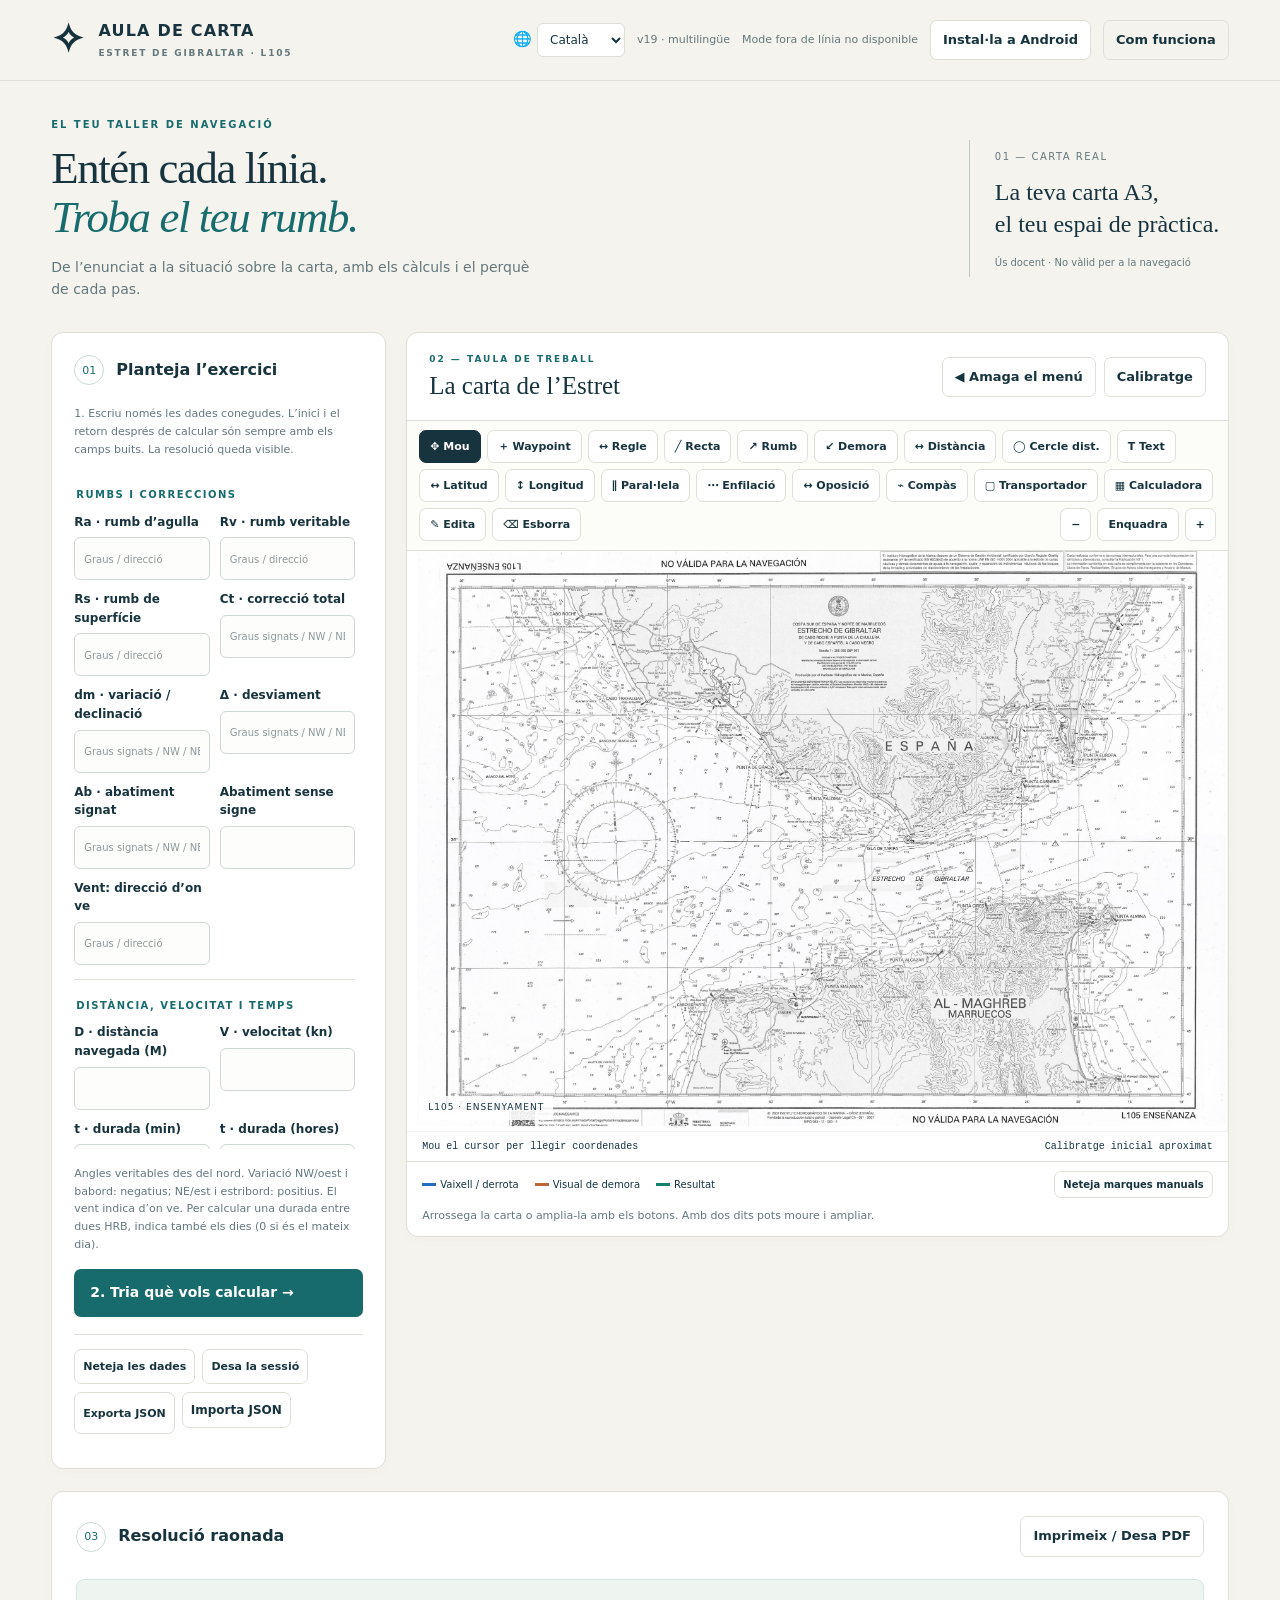
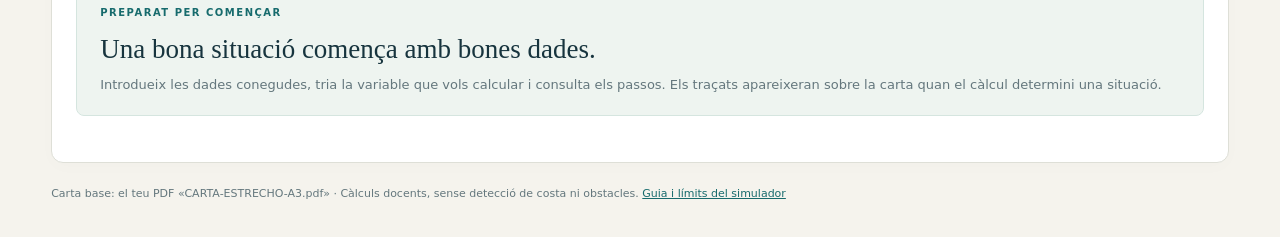
<file: index.html>
<!doctype html>
<html lang="ca"><head><meta charset="utf-8"><meta name="viewport" content="width=device-width,initial-scale=1,viewport-fit=cover"><meta name="theme-color" content="#102d36"><meta name="description" content="Exercicis de carta nàutica sobre la carta A3 de l’Estret. Càlculs i traçats explicats pas a pas, disponibles sense connexió."><link rel="manifest" href="./manifest.webmanifest"><link rel="icon" href="./assets/icon-192.png"><link rel="apple-touch-icon" href="./assets/icon-192.png"><link rel="stylesheet" href="./style.css?v=15"><title>Aula de carta · Estret</title></head>
<body>
<header class="topbar"><a class="brand" href="./"><span class="brand-icon">✧</span><span>AULA DE CARTA<small>ESTRET DE GIBRALTAR · L105</small></span></a><div class="head-actions"><label class="language-label">🌐 <select id="language" aria-label="Idioma / Language / Langue"><option value="ca">Català</option><option value="es">Español</option><option value="en">English</option><option value="fr">Français</option></select></label><span class="status" id="appVersion">v19 · multilingüe</span><span class="status" id="offlineStatus">Preparant mode fora de línia</span><button id="install">Instal·la a Android</button><button id="helpBtn" class="quiet">Com funciona</button></div></header>
<main>
<section class="intro"><div><p class="eyebrow">EL TEU TALLER DE NAVEGACIÓ</p><h1>Entén cada línia.<br><em>Troba el teu rumb.</em></h1><p>De l’enunciat a la situació sobre la carta, amb els càlculs i el perquè de cada pas.</p></div><div class="intro-note"><span>01 — CARTA REAL</span><strong>La teva carta A3,<br>el teu espai de pràctica.</strong><small>Ús docent · No vàlid per a la navegació</small></div></section>
<div class="workspace">
<aside class="panel exercise" id="exercisePanel"><div class="section-heading"><span class="number">01</span><h2>Planteja l’exercici</h2></div>
<p class="hint">1. Escriu només les dades conegudes. L’inici i el retorn després de calcular són sempre amb els camps buits. La resolució queda visible.</p>
<form id="exerciseForm"><div id="fields"></div><p class="hint signs">Angles veritables des del nord. Variació NW/oest i babord: negatius; NE/est i estribord: positius. El vent indica d’on ve. Per calcular una durada entre dues HRB, indica també els dies (0 si és el mateix dia).</p><button id="reviewKnown" class="primary" type="submit">2. Tria què vols calcular →</button></form>
<section id="targetPanel" hidden><h3>2. Variable que vols trobar</h3><p id="knownSummary" class="hint"></p><label for="targetSearch">Busca una variable</label><input id="targetSearch" type="search" placeholder="Nom o símbol de la incògnita"><div id="targetButtons" class="target-grid"></div><button id="editKnown" class="quiet">← Modifica les dades conegudes</button><p class="hint">Es mostren totes les incògnites del simulador. Si la combinació no és suficient o la inversió no és única, la resolució t’ho indicarà.</p></section>
<div class="button-row bottom-actions"><button id="clearKnown" class="quiet">Neteja les dades</button><button id="save" class="quiet">Desa la sessió</button></div><div class="button-row"><button id="export" class="quiet">Exporta JSON</button><label class="file-button">Importa JSON<input type="file" id="import" accept="application/json,.json"></label></div><p id="message" role="status" class="message"></p>
</aside>
<section class="chart-panel panel"><div class="chart-heading"><div><p class="eyebrow">02 — TAULA DE TREBALL</p><h2>La carta de l’Estret</h2></div><div class="chart-heading-actions"><button id="toggleSidebar" class="quiet" aria-controls="exercisePanel" aria-expanded="true">◀ Amaga el menú</button><button id="calibrate" class="quiet">Calibratge</button></div></div>
<div class="chart-tools" role="toolbar" aria-label="Eines de carta"><button data-tool="pan" aria-pressed="true">✥ Mou</button><button data-tool="point" aria-pressed="false">＋ Waypoint</button><button data-tool="measure" aria-pressed="false">↔ Regle</button><button data-tool="line" aria-pressed="false">╱ Recta</button><button data-tool="course" aria-pressed="false">↗ Rumb</button><button data-tool="bearing" aria-pressed="false">↙ Demora</button><button data-tool="distance" aria-pressed="false">↔ Distància</button><button data-tool="circle" aria-pressed="false">◯ Cercle dist.</button><button data-tool="text" aria-pressed="false">T Text</button><button data-tool="latitude" aria-pressed="false">↔ Latitud</button><button data-tool="longitude" aria-pressed="false">↕ Longitud</button><button data-tool="parallel" aria-pressed="false">∥ Paral·lela</button><button data-tool="alignment" aria-pressed="false">⋯ Enfilació</button><button data-tool="opposition" aria-pressed="false">↔ Oposició</button><button data-tool="compass" aria-pressed="false">⌁ Compàs</button><button id="protractor" aria-pressed="false">▢ Transportador</button><button id="calculatorBtn">▦ Calculadora</button><button data-tool="edit" aria-pressed="false">✎ Edita</button><button data-tool="erase" aria-pressed="false">⌫ Esborra</button><span class="spacer"></span><button id="zoomOut" aria-label="Allunya">−</button><button id="fit">Enquadra</button><button id="zoomIn" aria-label="Apropa">+</button></div>
<div id="drawingControls" class="instrument-controls" hidden><label>Text / nom <input id="drawingLabel" type="text" maxlength="160" placeholder="Anotació o nom del punt"></label><label id="drawingAngleControl">Angle veritable <input id="drawingAngle" type="number" step="0.1" placeholder="°"> °</label><label id="drawingDistanceControl">Distància / radi <input id="drawingDistance" type="number" min="0.001" max="1000" step="0.001" placeholder="M"> M</label><label id="drawingCoordinateControl">Coordenada <input id="drawingCoordinate" placeholder="36° 05 N"></label><button id="applyDrawing" class="quiet">Aplica al punt marcat</button><span id="drawingReadout" role="status"></span></div>
<div id="editControls" class="instrument-controls" hidden><label>Element <select id="editSelection" aria-label="Element per editar"></select></label><button id="deleteSelected">Esborra l’element</button><button id="undoDelete" class="quiet" disabled>Desfés l’esborrat</button><span id="editReadout" role="status">Selecciona un element a la carta o a la llista.</span></div>
<div id="chartViewport" tabindex="0" aria-label="Carta nàutica interactiva. Arrossega per moure; roda per ampliar. Usa les eines per marcar i mesurar."><svg id="chart" viewBox="0 0 2600 1839" role="img" aria-label="Carta docent de l’Estret amb traçats de resolució"><defs><marker id="arrow" viewBox="0 0 10 10" refX="8" refY="5" markerWidth="6" markerHeight="6" orient="auto-start-reverse"><path d="M0 0L10 5L0 10Z" fill="context-stroke"/></marker></defs><image id="chartImage" href="./assets/carta.jpg" width="2600" height="1839"/><g id="solutionInk"></g><g id="manualInk"></g><g id="rulerInk"></g><g id="compassInk"></g><g id="protractorInk"></g></svg><div class="chart-loading" id="chartLoading">Carregant la carta…</div><div class="chart-badge">L105 · ENSENYAMENT</div></div>
<div id="instrumentControls" class="instrument-controls" hidden><span id="instrumentReadout" role="status"></span><label id="angleControl" hidden>Rumb de la corda <input id="targetAngle" type="text" inputmode="decimal" autocomplete="off" placeholder="°" aria-label="Angle de la corda en graus"> °</label><label id="rotationControl" hidden>Gir del quadrat <input id="protractorRotation" type="number" step="0.1" value="0" aria-label="Gir del transportador quadrat en graus"> °</label><button id="releaseCord" class="quiet" hidden>Allibera la corda</button><button id="addProtractor" class="quiet" hidden>＋ Segon transportador</button><button id="resetRuler" class="quiet" hidden>Nou regle</button><label id="compassRadiusControl" hidden>Obertura <input id="compassRadius" type="number" step="0.001" min="0.001" max="1000" aria-label="Obertura del compàs en milles nàutiques"> M</label><button id="resetCompass" class="quiet" hidden>Torna a obrir el compàs</button></div><div class="chart-footer"><span id="cursorPosition">Mou el cursor per llegir coordenades</span><span id="calibrationStatus">Calibratge inicial aproximat</span></div><div class="legend"><span><i class="blue"></i>Vaixell / derrota</span><span><i class="orange"></i>Visual de demora</span><span><i class="green"></i>Resultat</span><button id="clearMarks" class="quiet">Neteja marques manuals</button></div><p id="toolHint" class="hint chart-hint">Arrossega la carta o amplia-la amb els botons. Amb dos dits pots moure i ampliar.</p>
</section>
</div>
<section class="panel resolution"><div class="resolution-heading"><div class="section-heading"><span class="number">03</span><h2>Resolució raonada</h2></div><button id="print" class="quiet">Imprimeix / Desa PDF</button></div><div id="resultSummary" class="result-summary"><span>PREPARAT PER COMENÇAR</span><h3>Una bona situació comença amb bones dades.</h3><p>Introdueix les dades conegudes, tria la variable que vols calcular i consulta els passos. Els traçats apareixeran sobre la carta quan el càlcul determini una situació.</p></div><div id="stepControls" hidden><button id="prevStep" class="quiet">← Anterior</button><span id="stepCounter"></span><button id="nextStep">Següent →</button><button id="allSteps" class="quiet">Mostra tots els traçats</button></div><div id="steps"></div></section>
<footer>Carta base: el teu PDF «CARTA-ESTRECHO-A3.pdf» · Càlculs docents, sense detecció de costa ni obstacles. <a href="./README.md">Guia i límits del simulador</a></footer>
</main>
<dialog id="helpDialog"><button class="close" data-close aria-label="Tanca">×</button><p class="eyebrow">PETITA GUIA DE BORD</p><h2>Dades conegudes → incògnita</h2><ol><li>Tots els camps estan disponibles des del principi, agrupats per tema. Escriu només el que saps; una casella buida és una incògnita, i zero s’ha d’introduir expressament si és una dada coneguda.</li><li>Prem «Tria què vols calcular» per revisar les dades i obrir les variables objectiu.</li><li>Prem la variable desconeguda que vols trobar. El motor encadena les fórmules necessàries i mostra els passos amb les teves dades.</li><li>Si falten dades, hi ha contradiccions o la inversió no és única, no es dona un resultat inventat. Els noms dels fars no carreguen coordenades automàticament.</li></ol><p>Es mantenen les eines manuals de carta, el transportador quadrat i el compàs de radi constant en milles. No es modelen corrents. Les observacions A i B comparteixen el mateix rumb i correcció en tractar-se d’observacions simultànies.</p><h3>Eines de traçat i edició</h3><p>Rumb, demora i cercle accepten dos clics o un primer punt més valors exactes al panell. La demora veritable es llegeix del vaixell cap a la referència. Distància deixa una mesura permanent. Text i waypoint utilitzen el camp «Text / nom». Latitud i longitud tracen un paral·lel o meridià, amb coordenada exacta opcional.</p><p>Paral·lela necessita tres clics: A i B de la direcció base, i el punt de pas. Enfilació ressalta les prolongacions fora dels dos punts; oposició ressalta el segment entre tots dos.</p><p><strong>Edita:</strong> toca un element o selecciona’l a la llista i prem «Esborra l’element». Inclou rectes, arcs, textos, regle, compàs, transportador i traçats de resolució. «Esborra» elimina directament allò que toquis. «Desfés l’esborrat» recupera l’últim element. La tecla Supr també esborra la selecció amb la carta enfocada.</p><h3>Instal·la i treballa sense connexió</h3><p>En Android: menú del navegador → Instal·la l’aplicació / Afegeix a la pantalla d’inici. En iPhone: Safari → Comparteix → Afegeix a la pantalla d’inici. Espera l’indicador «Disponible fora de línia» abans de desconnectar-te.</p><p>El text importat es processa al dispositiu. No hi ha IA remota ni clau API. Els exercicis no compatibles (marees, demores no simultànies, tres visuals, etc.) requereixen un motor addicional.</p><a href="./README.md">Llegeix la guia completa →</a></dialog>
<dialog id="calculatorDialog"><button class="close" data-close aria-label="Tanca">×</button><p class="eyebrow">CÀLCULS DE CARTA</p><h2>Calculadora</h2><form id="calculatorForm"><label for="calculatorExpression">Expressió</label><input id="calculatorExpression" class="calculator-input" maxlength="500" placeholder="5 * 90 / 60" required><p class="hint">+ − * / ^ i parèntesis. sin, cos, tan i funcions inverses en graus; sqrt, abs, ln, log i pi.</p><button type="submit" class="primary">Calcula</button></form><output id="calculatorResult" class="calculator-result" aria-live="polite"></output><p class="hint">Exemples: distància = 5 × 90 / 60 = 7,5 M · correcció = 125 − 120 = 5°.</p></dialog>
<dialog id="calibrationDialog"><button class="close" data-close aria-label="Tanca">×</button><p class="eyebrow">ALINEA LA CARTA</p><h2>Calibratge de la quadrícula</h2><p>La imatge és un escaneig. El calibratge inicial és aproximat. Marca dues interseccions ben separades per ajustar longitud i latitud en projecció Mercator. No elimina rotació ni deformacions locals del paper.</p><p id="calibrationReadout" class="hint"></p><div class="cal-grid"><label>Latitud A<input id="calLatA" value="36° 10 N"></label><label>Longitud A<input id="calLonA" value="6° 00 W"></label><label>Latitud B<input id="calLatB" value="35° 50 N"></label><label>Longitud B<input id="calLonB" value="5° 20 W"></label></div><button id="startCal" class="primary">Marca A i després B sobre la carta</button><p class="hint">Comprova després una tercera intersecció amb el cursor. L’error gràfic depèn del calibratge; els resultats numèrics no.</p><button id="resetCal" class="quiet">Restaura el calibratge inicial</button></dialog>
<script type="module" src="./app.js?v=18"></script></body></html>
</file>
<file: style.css>
[hidden]{display:none!important}
:root{--ink:#17343e;--muted:#64777d;--paper:#f5f3ed;--line:#dedfd7;--teal:#176b6d;--orange:#bc6836;--blue:#236bc0;--green:#15836c}*{box-sizing:border-box}body{margin:0;color:var(--ink);background:var(--paper);font:15px/1.55 system-ui,-apple-system,BlinkMacSystemFont,"Segoe UI",sans-serif}button,input,select,textarea{font:inherit}button,.file-button{cursor:pointer;border:1px solid var(--line);background:white;border-radius:7px;padding:9px 12px;color:var(--ink);font-size:13px;font-weight:600}button:hover,.file-button:hover{background:#e9efeb}button:focus-visible,input:focus-visible,select:focus-visible,textarea:focus-visible,a:focus-visible{outline:3px solid #d6a356;outline-offset:2px}button:disabled{opacity:.45;cursor:default}button[aria-pressed=true]{background:var(--ink);color:white;border-color:var(--ink)}.quiet{background:transparent}.topbar{display:flex;align-items:center;justify-content:space-between;padding:19px 4vw;border-bottom:1px solid var(--line);gap:20px}.brand{display:flex;align-items:center;gap:12px;color:var(--ink);text-decoration:none;font-size:16px;font-weight:750;letter-spacing:1.2px}.brand small{display:block;font-size:9px;letter-spacing:1.8px;margin-top:3px;color:var(--muted)}.brand-icon{font-size:40px;font-family:Georgia,serif;line-height:1}.head-actions{display:flex;align-items:center;gap:12px}.status{font-size:11px;color:var(--muted)}main{max-width:1800px;margin:auto;padding:0 4vw}.intro{display:flex;align-items:center;justify-content:space-between;gap:40px;padding:36px 0 32px}.eyebrow{font-size:10px;letter-spacing:2px;font-weight:750;margin:0 0 12px;color:var(--teal)}h1{font:normal clamp(34px,3.5vw,52px)/1.08 Georgia,serif;letter-spacing:-1.4px;margin:0 0 16px}h1 em{font-weight:400;color:var(--teal)}.intro p:not(.eyebrow){max-width:490px;color:var(--muted);font-size:14px;margin:0}.intro-note{padding:4px 0 4px 25px;border-left:1px solid #bec8c3;min-width:260px}.intro-note span{font-size:10px;letter-spacing:1.5px;color:var(--muted)}.intro-note strong{display:block;font:normal 24px/1.3 Georgia,serif;margin:10px 0}.intro-note small{font-size:10px;color:var(--muted)}.workspace{display:grid;grid-template-columns:335px minmax(0,1fr);gap:20px;align-items:start}.panel{background:#fff;border:1px solid var(--line);border-radius:12px;overflow:hidden;box-shadow:0 4px 18px #17343e04}.exercise{padding:22px}.section-heading{display:flex;align-items:center;gap:12px;margin-bottom:20px}.number{border:1px solid #cad9d5;color:var(--teal);border-radius:50%;width:30px;height:30px;display:grid;place-items:center;font-size:11px;flex-shrink:0}h2{font-size:16px;font-weight:650;margin:0}.exercise label{display:block;font-size:12px;font-weight:600;margin-bottom:6px}.exercise select,.exercise input,textarea,.cal-grid input{width:100%;border:1px solid #cfd8d4;border-radius:6px;padding:10px 9px;background:#fdfdfb;color:var(--ink);min-height:43px}select{font-size:13px}details{margin:16px 0;border-bottom:1px solid var(--line);padding-bottom:14px}summary{font-size:12px;cursor:pointer;color:var(--teal);font-weight:650}.hint{font-size:11px;line-height:1.6;color:var(--muted)}textarea{font-family:ui-monospace,monospace;font-size:12px;resize:vertical}.button-row{display:flex;gap:7px;flex-wrap:wrap;margin-top:8px}.button-row button,.file-button{font-size:11px;padding:8px}fieldset{border:0;padding:0;margin:18px 0}legend{font-size:10px;text-transform:uppercase;letter-spacing:1.5px;color:var(--teal);font-weight:750;margin-bottom:10px}.field-grid{display:grid;grid-template-columns:1fr 1fr;gap:10px}.field-grid .wide{grid-column:1/-1}.field-grid input{font-size:13px}.field-help{font-size:10px;color:var(--muted);margin:3px 0 0}.primary{background:var(--teal);color:white;border:0;width:100%;display:flex;justify-content:space-between;align-items:center;padding:13px 16px;font-size:14px}.primary:hover{background:#12585a}.signs{margin:16px 0}.bottom-actions{border-top:1px solid var(--line);padding-top:14px;margin-top:17px}.file-button input{display:none}.message{font-size:12px;color:var(--teal);margin-bottom:0}.message.error{color:#a63726}.chart-heading{padding:20px 22px;display:flex;align-items:center;justify-content:space-between;gap:10px}.chart-heading .eyebrow{margin:0 0 5px;font-size:9px}.chart-heading h2{font:normal 25px Georgia,serif}.chart-tools{border-top:1px solid var(--line);border-bottom:1px solid var(--line);padding:9px 12px;display:flex;align-items:center;gap:6px;flex-wrap:wrap;background:#fcfcf9}.chart-tools button{font-size:11px;padding:7px 10px}.spacer{flex:1}#chartViewport{position:relative;width:100%;height:auto;aspect-ratio:2600/1839;min-height:430px;max-height:calc(100vh - 140px);overflow:hidden;background:#e7ebe6;touch-action:none;cursor:grab}#chartViewport svg{display:block;width:100%;height:100%;user-select:none}.chart-badge{position:absolute;bottom:12px;left:12px;padding:5px 9px;background:#ffffffde;font-size:9px;letter-spacing:1px;pointer-events:none}.chart-loading{position:absolute;inset:0;display:grid;place-items:center;background:#f5f3ed;pointer-events:none}.chart-footer{display:flex;justify-content:space-between;gap:10px;flex-wrap:wrap;padding:9px 15px;border-bottom:1px solid var(--line);font:10px ui-monospace,monospace}.legend{display:flex;align-items:center;gap:16px;flex-wrap:wrap;padding:9px 15px;font-size:10px}.legend i{width:14px;height:3px;display:inline-block;vertical-align:middle;margin-right:4px}.blue{background:var(--blue)}.orange{background:var(--orange)}.green{background:var(--green)}.legend button{margin-left:auto;font-size:10px;padding:5px 8px}.chart-hint{padding:0 15px;margin-top:0}.resolution{margin:22px 0 0;padding:24px}.resolution-heading{display:flex;align-items:center;justify-content:space-between;gap:15px}.resolution-heading .section-heading{margin:0}.result-summary{background:#eef4f0;border:1px solid #d5e5df;border-radius:8px;padding:20px 23px;margin:22px 0}.result-summary>span{font-size:10px;font-weight:750;letter-spacing:1.5px;color:var(--teal)}.result-summary h3{font:normal 27px/1.35 Georgia,serif;margin:8px 0}.result-summary p{font-size:13px;color:var(--muted);margin:0}.metrics{display:flex;gap:35px;flex-wrap:wrap;margin:12px 0}.metric strong{font:normal 26px Georgia,serif;display:block}.metric small{font-size:10px;text-transform:uppercase;letter-spacing:1px}.step-card{border-top:1px solid var(--line);padding:20px 12px;display:grid;grid-template-columns:35px 1fr;gap:12px;border-radius:5px}.step-card.active{background:#f6f8f3;box-shadow:inset 3px 0 var(--teal)}.step-card h3{font-size:15px;margin:1px 0 7px}.step-card p{font-size:13px;margin:6px 0;color:#526870}.step-card code{display:block;background:#f1f3ef;border:1px solid #e1e5dc;border-radius:5px;padding:11px 13px;white-space:pre-wrap;font-size:12px;line-height:1.7;color:#234951;margin-top:10px}.step-card button{font-size:10px;padding:4px 8px;margin-top:10px}#stepControls{display:flex;align-items:center;gap:12px;flex-wrap:wrap;margin-bottom:12px}#stepControls[hidden]{display:none}#stepCounter{font-size:12px}.ink-line{fill:none;stroke-width:3;vector-effect:non-scaling-stroke}.ink-label{font:600 18px system-ui,sans-serif;paint-order:stroke;stroke:white;stroke-width:5px;stroke-linejoin:round;fill:#17343e}.ink-point{stroke:#fff;stroke-width:2;vector-effect:non-scaling-stroke}footer{font-size:11px;color:var(--muted);padding:22px 0 35px}a{color:var(--teal)}dialog{max-width:650px;width:calc(100% - 30px);border:1px solid var(--line);border-radius:14px;padding:32px;color:var(--ink);max-height:90dvh;overflow:auto}dialog::backdrop{background:#102d3670;backdrop-filter:blur(3px)}dialog h2{font:normal 29px Georgia,serif;margin-bottom:18px}dialog p,dialog li{font-size:13px}dialog li{margin-bottom:10px}.close{position:absolute;right:12px;top:10px;background:transparent;border:0;font-size:25px}.cal-grid{display:grid;grid-template-columns:1fr 1fr;gap:12px;margin:20px 0}.cal-grid label{font-size:12px}.cal-grid input{display:block;font-size:13px;margin-top:5px}@media(min-width:1500px){.workspace{grid-template-columns:370px minmax(0,1fr)}}@media(max-width:950px){main{padding:0 20px}.topbar{padding:16px 20px}.status{max-width:120px}.intro-note{display:none}.workspace{grid-template-columns:290px minmax(0,1fr);gap:12px}.exercise{padding:17px}.chart-heading{padding:17px}#chartViewport{height:530px}.chart-heading h2{font-size:21px}.chart-footer{font-size:9px}}@media(max-width:720px){main{padding:0 12px}.topbar{padding:14px 16px;gap:8px;flex-wrap:wrap}.brand{font-size:14px}.brand small{font-size:8px}.head-actions{gap:8px}.head-actions button{font-size:10px;padding:7px}.status{font-size:9px;max-width:105px}.intro{padding:26px 6px}.intro p:not(.eyebrow){font-size:12px}.workspace{display:flex;flex-direction:column}.exercise,.chart-panel{width:100%}.exercise{padding:20px}.exercise fieldset{margin:15px 0}.field-grid{grid-template-columns:1fr 1fr}.chart-panel{order:-1}#chartViewport{height:58vh;min-height:330px}.chart-tools button{padding:8px;font-size:10px}.chart-heading{padding:15px}.chart-heading h2{font-size:24px}.chart-footer{font-size:9px}.resolution{padding:18px 14px}.resolution-heading button{font-size:10px}.result-summary{padding:18px}.result-summary h3{font-size:23px}.step-card{padding:18px 5px;grid-template-columns:30px 1fr;gap:8px}.metrics{gap:20px}.metric strong{font-size:22px}.intro h1 br{display:none}dialog{padding:26px 20px}.legend{gap:10px}}@media print{.topbar,.intro,.exercise,.chart-tools,.chart-footer,.legend,.chart-hint,.resolution-heading button,#stepControls,footer,.chart-heading button{display:none!important}body,main{background:white;padding:0}.workspace{display:block}.chart-panel{break-inside:avoid}#chartViewport{height:16cm}.resolution{border:0;padding:0}.step-card{break-inside:avoid}.step-card button{display:none}.panel{box-shadow:none}.result-summary{background:white}.ink-label{font-size:18px}}

.instrument-controls{display:flex;align-items:center;gap:12px;flex-wrap:wrap;padding:10px 15px;background:#eef4f0;border-bottom:1px solid var(--line);font-size:12px}.instrument-controls label{display:flex;align-items:center;gap:6px}.instrument-controls input{width:85px;padding:6px;border:1px solid #cfd8d4;border-radius:5px;background:#fff;color:var(--ink)}.instrument-controls button{font-size:11px;padding:6px 9px}.instrument-handle{cursor:move;pointer-events:all}.instrument-handle[data-handle=cord]{cursor:crosshair}#instrumentReadout{font-weight:650;color:var(--teal)}@media print{.instrument-controls{display:none!important}}

.instrument-handle[data-handle=protractor-rotation]{cursor:alias}

#drawingControls input{width:135px}#drawingLabel{min-width:170px}#editControls select{max-width:340px;padding:8px;border:1px solid var(--line);border-radius:5px;background:white;color:var(--ink)}.edit-mode [data-edit]{cursor:pointer}.selected-drawing{filter:drop-shadow(0 0 4px #d19428)}.selected-drawing line,.selected-drawing polyline,.selected-drawing polygon{stroke:#d19428!important}.calculator-input{display:block;width:100%;padding:12px;border:1px solid var(--line);border-radius:6px;margin-top:10px;font:16px ui-monospace,monospace}.calculator-result{display:block;overflow-wrap:anywhere;padding:20px 0;font:26px Georgia,serif;color:var(--teal)}@media(max-width:720px){#editControls select{max-width:260px}.chart-tools{gap:5px}.chart-tools button{min-height:35px}}@media print{#editControls,#drawingControls{display:none!important}}

.target-grid{display:grid;grid-template-columns:1fr;gap:7px;margin:15px 0}.target-grid button{text-align:left;background:#edf4ef;padding:11px}.target-grid button:disabled{background:#f5f5f3}#targetPanel h3{font:23px Georgia,serif}#fields fieldset{border-bottom:1px solid var(--line);padding-bottom:14px}#fields input::placeholder{font-size:10px;color:#8c999a}

#targetSearch{width:100%;padding:10px;border:1px solid var(--line);border-radius:6px;margin-top:5px}.target-grid{max-height:450px;overflow:auto}#knownSummary{max-height:160px;overflow:auto}@media(min-width:721px){#fields{max-height:680px;overflow:auto;padding-right:8px}}

.language-label{display:flex;align-items:center;gap:5px}.language-label select{font:12px system-ui;color:var(--ink);background:white;border:1px solid var(--line);border-radius:6px;padding:8px}html[lang=en] .brand{letter-spacing:.8px}#appVersion{white-space:nowrap}

.chart-heading-actions{display:flex;gap:8px;flex-wrap:wrap;justify-content:flex-end}.workspace.sidebar-hidden{grid-template-columns:minmax(0,1fr)}.workspace.sidebar-hidden>.exercise{display:none}#drawingReadout.error{color:#a63726}
</file>
